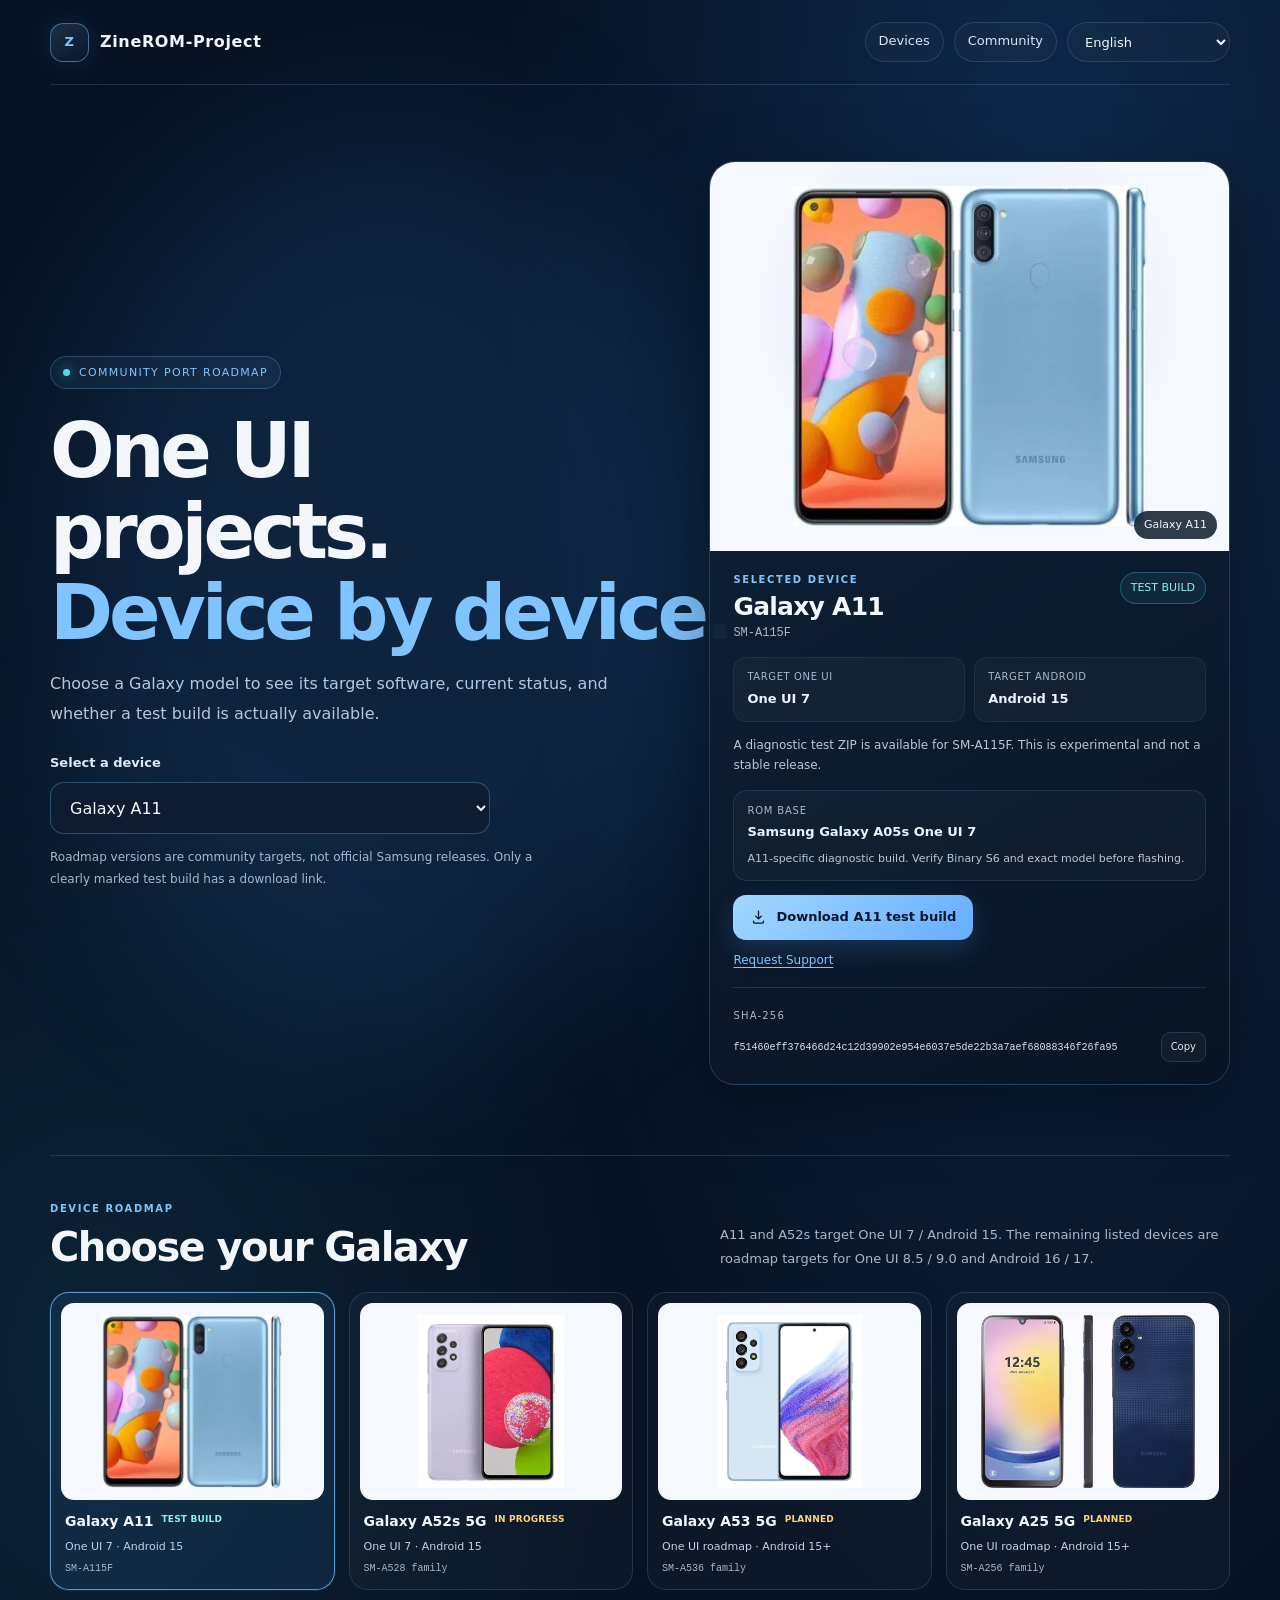
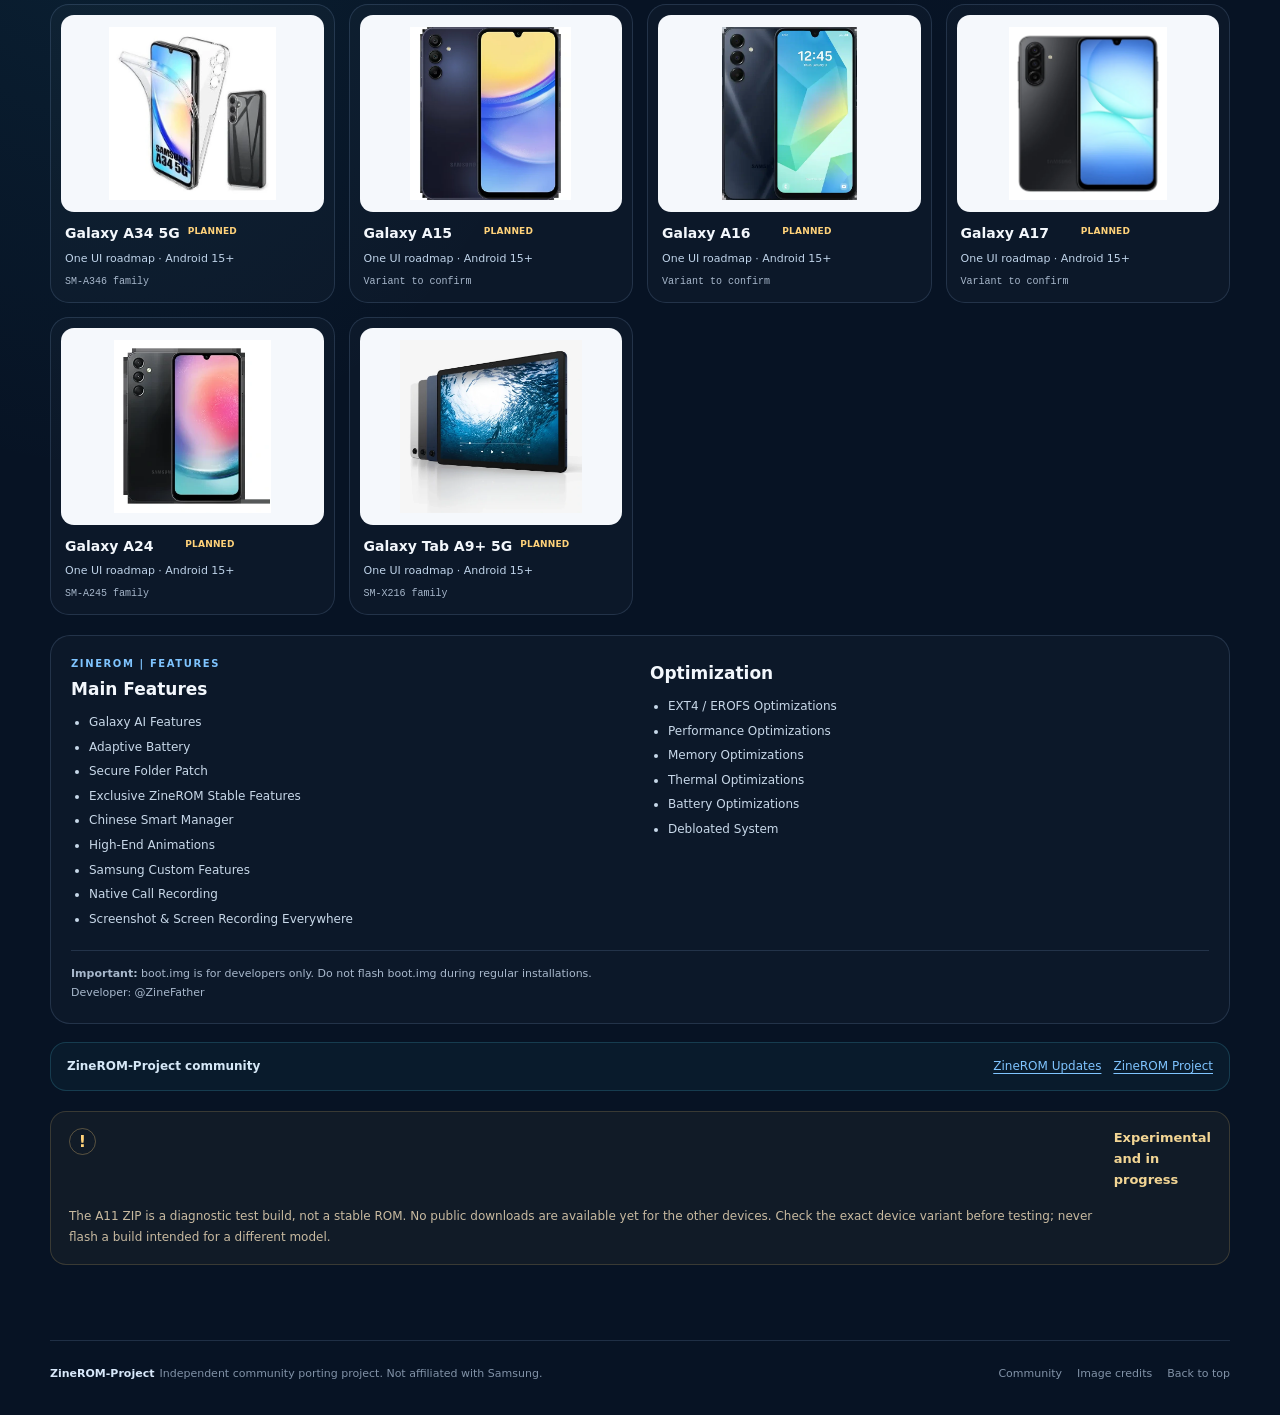
<file: index.html>
<!doctype html>
<html lang="en" dir="ltr" data-brand="ZineROM-Project">
<head>
  <meta charset="utf-8">
  <meta name="viewport" content="width=device-width, initial-scale=1">
  <meta name="theme-color" content="#071324">
  <meta name="description" content="ZineROM community device roadmap. Select a Galaxy device to see its planned One UI and Android target, project status, and available test downloads.">
  <meta property="og:type" content="website">
  <meta property="og:title" content="ZineROM-Project — Galaxy Device Roadmap">
  <meta property="og:description" content="Community One UI ports, device by device. Experimental builds and roadmap targets are clearly marked.">
  <title>ZineROM-Project — Galaxy Device Roadmap</title>
  <link rel="icon" href="data:image/svg+xml,%3Csvg xmlns='http://www.w3.org/2000/svg' viewBox='0 0 64 64'%3E%3Crect width='64' height='64' rx='18' fill='%230b1d36'/%3E%3Cpath d='M16 18h32v8L27 46h21' fill='none' stroke='%237fc4ff' stroke-width='6' stroke-linecap='round' stroke-linejoin='round'/%3E%3C/svg%3E">
  <link rel="stylesheet" href="styles.css">
  <script src="app.js" defer></script>
</head>
<body>
  <header class="shell topbar" id="top">
    <a class="brand" href="#top" aria-label="ZineROM-Project home">
      <span class="brand-mark" aria-hidden="true">Z</span>
      <span>ZineROM-Project</span>
    </a>
    <nav class="top-actions" aria-label="Main navigation">
      <a class="nav-link" href="#devices" data-i18n="navDevices">Devices</a>
      <a class="nav-link" href="https://t.me/ZineROMProject" target="_blank" rel="noopener noreferrer" data-i18n="navGithub">Community</a>
      <label class="sr-only" for="language-select" data-i18n="languageLabel">Language</label>
      <select class="language-select" id="language-select" aria-label="Language">
        <option value="en">English</option>
        <option value="ar">العربية</option>
        <option value="es">Español</option>
        <option value="fr">Français</option>
        <option value="de">Deutsch</option>
        <option value="tr">Türkçe</option>
        <option value="pt">Português</option>
        <option value="id">Bahasa Indonesia</option>
        <option value="hi">हिन्दी</option>
        <option value="ur">اردو</option>
        <option value="bn">বাংলা</option>
        <option value="ru">Русский</option>
      </select>
    </nav>
  </header>

  <main>
    <section class="shell hero" aria-labelledby="hero-title">
      <div class="hero-copy">
        <span class="eyebrow"><span class="live-dot" aria-hidden="true"></span><span data-i18n="eyebrow">COMMUNITY PORT ROADMAP</span></span>
        <h1 id="hero-title" data-i18n="heroTitle">One UI projects.<br><span class="blue-text">Device by device.</span></h1>
        <p class="lead" data-i18n="heroText">Choose a Galaxy model to see its target software, current status, and whether a test build is actually available.</p>
        <label class="field-label" for="device-select" data-i18n="selectDevice">Select a device</label>
        <select class="device-select" id="device-select" aria-label="Select a Galaxy device"></select>
        <p class="roadmap-note" data-i18n="roadmapNotice">Roadmap versions are community targets, not official Samsung releases. Only a clearly marked test build has a download link.</p>
      </div>

      <aside class="selected-card" aria-live="polite" aria-label="Selected device details">
        <div class="selected-image-wrap">
          <img id="selected-image" src="device-a11.webp" alt="Galaxy A11 product image" fetchpriority="high">
          <span class="image-caption" id="image-caption">Galaxy A11</span>
        </div>
        <div class="selected-body">
          <div class="selected-heading">
            <div>
              <p class="overline" data-i18n="selectedDevice">SELECTED DEVICE</p>
              <h2 id="selected-name">Galaxy A11</h2>
              <p class="model-code" id="selected-code">SM-A115F</p>
            </div>
            <span class="status-badge" id="selected-status"></span>
          </div>
          <div class="spec-grid">
            <div class="spec"><span data-i18n="targetUi">Target One UI</span><strong id="selected-ui">One UI 7</strong></div>
            <div class="spec"><span data-i18n="targetAndroid">Target Android</span><strong id="selected-android">Android 15</strong></div>
          </div>
          <p class="device-note" id="selected-note"></p>
          <div class="selected-meta"><div><span>ROM Base</span><strong id="selected-base">To be confirmed</strong></div><p id="selected-special"></p></div>
          <div id="action-slot" class="action-slot"></div>
          <a id="request-support" class="support-link" href="https://t.me/ZineROMProject/109" target="_blank" rel="noopener noreferrer">Request Support</a>
          <div class="checksum" id="checksum-panel" hidden>
            <span class="checksum-label">SHA-256</span>
            <div class="hash-row"><code id="checksum-value"></code><button class="copy-button" type="button" id="copy-checksum" data-i18n="copy">Copy</button></div>
          </div>
        </div>
      </aside>
    </section>

    <section class="shell section" id="devices" aria-labelledby="devices-title">
      <div class="section-heading">
        <div>
          <p class="overline" data-i18n="roadmapOverline">DEVICE ROADMAP</p>
          <h2 id="devices-title" data-i18n="devicesTitle">Choose your Galaxy</h2>
        </div>
        <p class="section-intro" data-i18n="devicesIntro">A11 and A52s target One UI 7 / Android 15. The remaining listed devices are roadmap targets for One UI 8.5 / 9.0 and Android 16 / 17.</p>
      </div>
      <div class="device-grid" id="device-grid"></div>
      <div class="feature-panel"><div><p class="overline">ZineROM | Features</p><h3>Main Features</h3><ul id="feature-list"></ul></div><div><h3>Optimization</h3><ul id="optimization-list"></ul></div><p class="developer-note"><strong>Important:</strong> boot.img is for developers only. Do not flash boot.img during regular installations.<br>Developer: @ZineFather</p></div>
      <div class="community-box"><strong>ZineROM-Project community</strong><a href="https://t.me/zineromupdates" target="_blank" rel="noopener noreferrer">ZineROM Updates</a><a href="https://t.me/ZineROMProject" target="_blank" rel="noopener noreferrer">ZineROM Project</a></div>
      <div class="notice-box">
        <strong data-i18n="noticeTitle">Experimental and in progress</strong>
        <p data-i18n="noticeText">The A11 ZIP is a diagnostic test build, not a stable ROM. No public downloads are available yet for the other devices. Check the exact device variant before testing; never flash a build intended for a different model.</p>
      </div>
    </section>
  </main>

  <footer class="shell footer">
    <div><strong>ZineROM-Project</strong><span class="footer-copy" data-i18n="footerText"> Independent community porting project. Not affiliated with Samsung.</span></div>
    <div class="footer-links">
      <a href="https://t.me/ZineROMProject" target="_blank" rel="noopener noreferrer" data-i18n="navGithub">Community</a>
      <a href="IMAGE_CREDITS.md" data-i18n="imageCredits">Image credits</a>
      <a href="#top" data-i18n="backToTop">Back to top</a>
    </div>
  </footer>
</body>
</html>
</file>
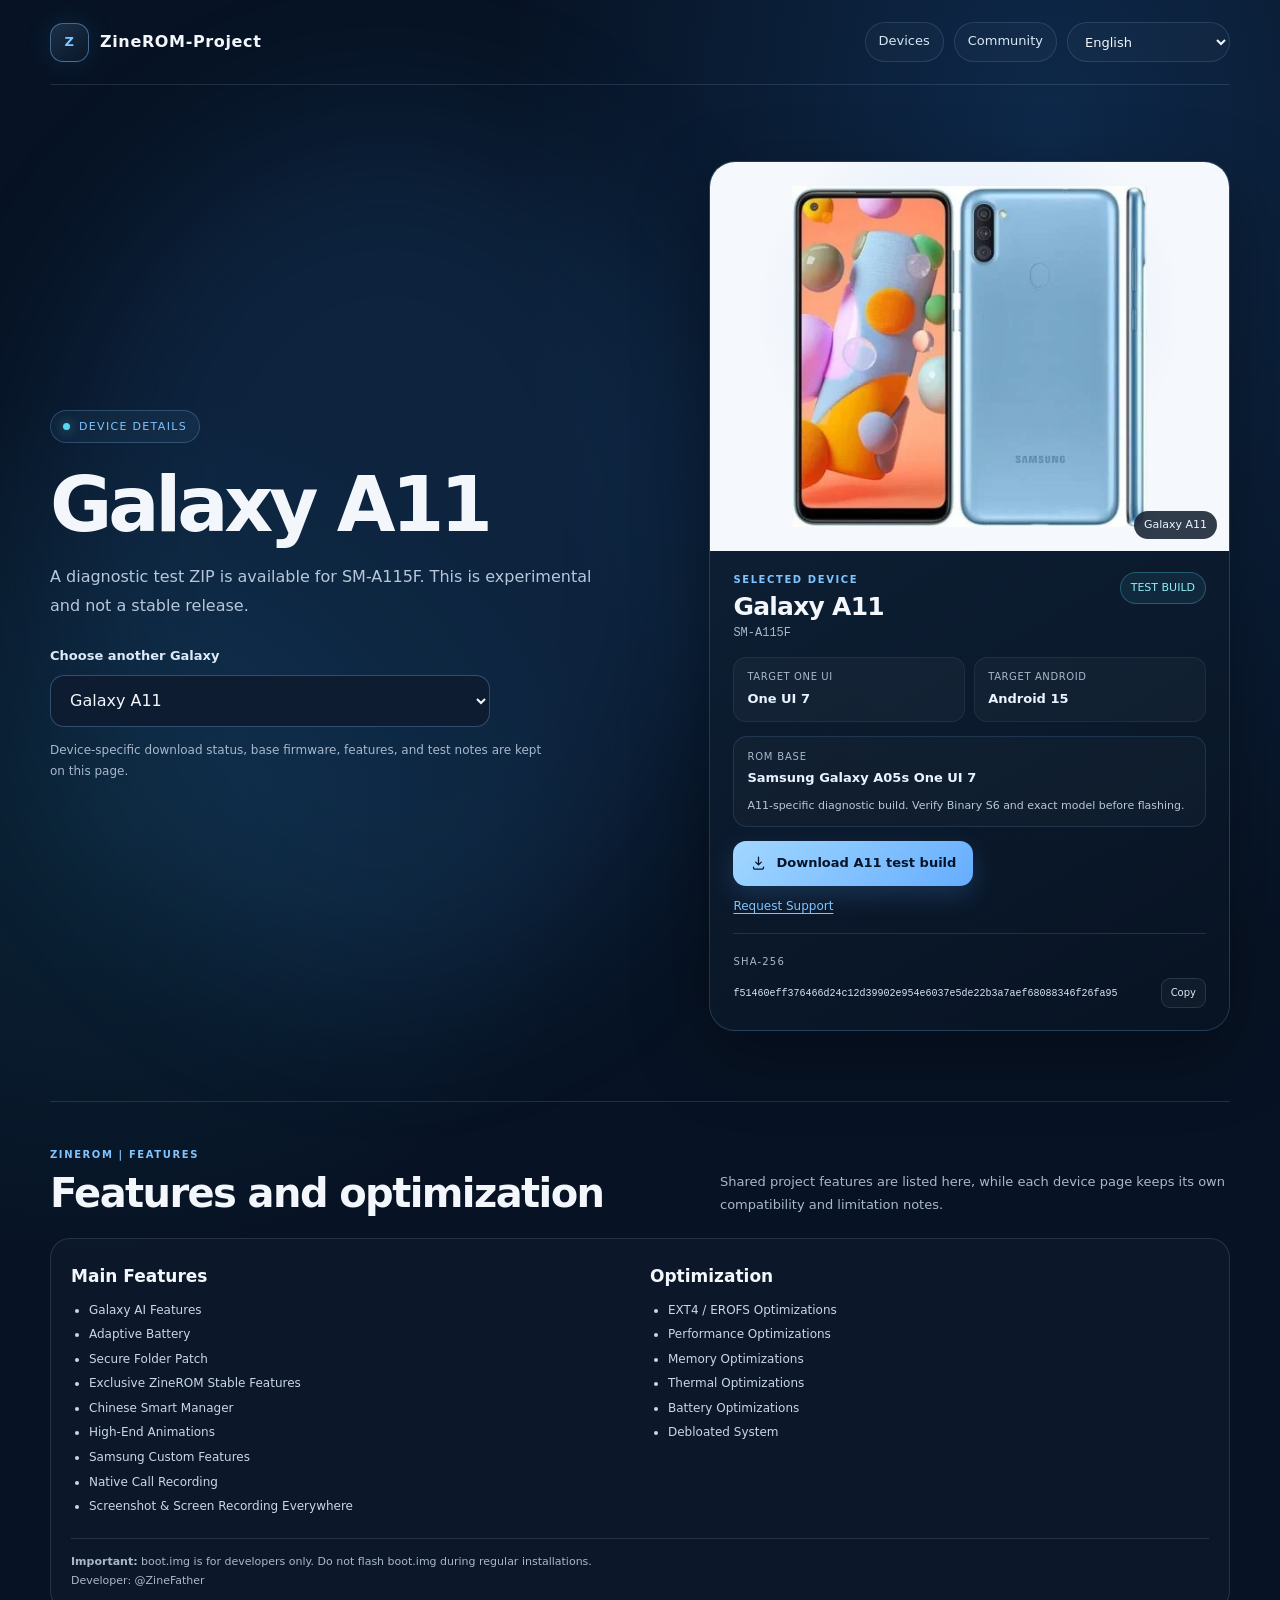
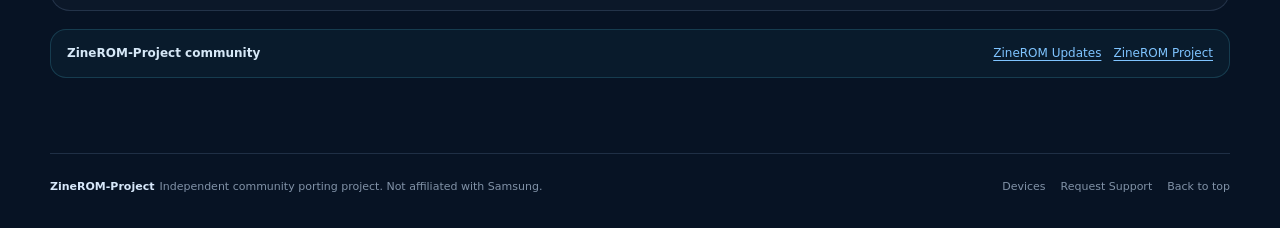
<file: device.html>
<!doctype html>
<html lang="en" dir="ltr" data-page="device" data-brand="ZineROM-Project">
<head>
  <meta charset="utf-8">
  <meta name="viewport" content="width=device-width, initial-scale=1">
  <meta name="theme-color" content="#071324">
  <meta name="description" content="ZineROM-Project device details, base firmware, features, and availability.">
  <meta property="og:type" content="website">
  <meta property="og:title" content="ZineROM-Project — Device Details">
  <meta property="og:description" content="Device-specific ZineROM-Project information, downloads, features, and installation notes.">
  <title>ZineROM-Project — Device Details</title>
  <link rel="icon" href="data:image/svg+xml,%3Csvg xmlns='http://www.w3.org/2000/svg' viewBox='0 0 64 64'%3E%3Crect width='64' height='64' rx='18' fill='%230b1d36'/%3E%3Cpath d='M16 18h32v8L27 46h21' fill='none' stroke='%237fc4ff' stroke-width='6' stroke-linecap='round' stroke-linejoin='round'/%3E%3C/svg%3E">
  <link rel="stylesheet" href="styles.css">
  <script src="app.js" defer></script>
</head>
<body data-page="device">
  <header class="shell topbar" id="top">
    <a class="brand" href="index.html" aria-label="ZineROM-Project home">
      <span class="brand-mark" aria-hidden="true">Z</span>
      <span>ZineROM-Project</span>
    </a>
    <nav class="top-actions" aria-label="Main navigation">
      <a class="nav-link" href="index.html#devices" data-i18n="navDevices">Devices</a>
      <a class="nav-link" href="https://t.me/ZineROMProject" target="_blank" rel="noopener noreferrer" data-i18n="navGithub">Community</a>
      <label class="sr-only" for="language-select" data-i18n="languageLabel">Language</label>
      <select class="language-select" id="language-select" aria-label="Language">
        <option value="en">English</option><option value="ar">العربية</option><option value="es">Español</option><option value="fr">Français</option><option value="de">Deutsch</option><option value="tr">Türkçe</option><option value="pt">Português</option><option value="id">Bahasa Indonesia</option><option value="hi">हिन्दी</option><option value="ur">اردو</option><option value="bn">বাংলা</option><option value="ru">Русский</option>
      </select>
    </nav>
  </header>

  <main>
    <section class="shell hero device-page-hero" aria-labelledby="selected-name">
      <div class="hero-copy">
        <span class="eyebrow"><span class="live-dot" aria-hidden="true"></span><span>DEVICE DETAILS</span></span>
        <h1 id="selected-name">Galaxy A11</h1>
        <p class="lead" id="selected-note">Loading device information…</p>
        <label class="field-label" for="device-select">Choose another Galaxy</label>
        <select class="device-select" id="device-select" aria-label="Select a Galaxy device"></select>
        <p class="roadmap-note">Device-specific download status, base firmware, features, and test notes are kept on this page.</p>
      </div>
      <aside class="selected-card" aria-live="polite" aria-label="Device details">
        <div class="selected-image-wrap"><img id="selected-image" src="device-a11.webp" alt="Galaxy A11 product image"><span class="image-caption" id="image-caption">Galaxy A11</span></div>
        <div class="selected-body">
          <div class="selected-heading"><div><p class="overline">SELECTED DEVICE</p><h2 id="selected-name-card">Galaxy A11</h2><p class="model-code" id="selected-code">SM-A115F</p></div><span class="status-badge" id="selected-status"></span></div>
          <div class="spec-grid"><div class="spec"><span data-i18n="targetUi">Target One UI</span><strong id="selected-ui">One UI 7</strong></div><div class="spec"><span data-i18n="targetAndroid">Target Android</span><strong id="selected-android">Android 15</strong></div></div>
          <div class="selected-meta"><div><span>ROM Base</span><strong id="selected-base">To be confirmed</strong></div><p id="selected-special"></p></div>
          <div id="action-slot" class="action-slot"></div><a id="request-support" class="support-link" href="https://t.me/ZineROMProject/109" target="_blank" rel="noopener noreferrer">Request Support</a>
          <div class="checksum" id="checksum-panel" hidden><span class="checksum-label">SHA-256</span><div class="hash-row"><code id="checksum-value"></code><button class="copy-button" type="button" id="copy-checksum" data-i18n="copy">Copy</button></div></div>
        </div>
      </aside>
    </section>

    <div id="device-grid" hidden></div>
    <section class="shell section" aria-labelledby="features-title">
      <div class="section-heading"><div><p class="overline">ZineROM | Features</p><h2 id="features-title">Features and optimization</h2></div><p class="section-intro">Shared project features are listed here, while each device page keeps its own compatibility and limitation notes.</p></div>
      <div class="feature-panel"><div><h3>Main Features</h3><ul id="feature-list"></ul></div><div><h3>Optimization</h3><ul id="optimization-list"></ul></div><p class="developer-note"><strong>Important:</strong> boot.img is for developers only. Do not flash boot.img during regular installations.<br>Developer: @ZineFather</p></div>
      <div class="community-box"><strong>ZineROM-Project community</strong><a href="https://t.me/zineromupdates" target="_blank" rel="noopener noreferrer">ZineROM Updates</a><a href="https://t.me/ZineROMProject" target="_blank" rel="noopener noreferrer">ZineROM Project</a></div>
    </section>
  </main>

  <footer class="shell footer"><div><strong>ZineROM-Project</strong><span class="footer-copy" data-i18n="footerText"> Independent community porting project. Not affiliated with Samsung.</span></div><div class="footer-links"><a href="index.html#devices" data-i18n="navDevices">Devices</a><a href="https://t.me/ZineROMProject/109" target="_blank" rel="noopener noreferrer">Request Support</a><a href="#top" data-i18n="backToTop">Back to top</a></div></footer>
</body>
</html>
</file>
<file: styles.css>
:root{color-scheme:dark;--bg:#071324;--panel:#0d1c30;--panel2:#11243b;--line:rgba(155,194,238,.16);--text:#f3f7fc;--muted:#a8b8cc;--blue:#7fc4ff;--blue2:#4e9eff;--cyan:#55d9ef;--warning:#ffd27a;--green:#9de5c1;--radius:24px;--shadow:0 24px 72px rgba(0,0,0,.35);}*{box-sizing:border-box}html{scroll-behavior:smooth}body{margin:0;min-height:100vh;background:radial-gradient(ellipse at 82% 8%,rgba(42,128,226,.2),transparent 34rem),radial-gradient(ellipse at 8% 45%,rgba(45,175,210,.1),transparent 32rem),var(--bg);color:var(--text);font-family:Inter,"Noto Sans Arabic","Segoe UI",system-ui,-apple-system,sans-serif;line-height:1.6}a{color:inherit;text-decoration:none}button,select{font:inherit}.shell{width:min(1180px,calc(100% - 40px));margin-inline:auto}.sr-only{position:absolute;width:1px;height:1px;padding:0;margin:-1px;overflow:hidden;clip:rect(0,0,0,0);white-space:nowrap;border:0}.topbar{display:flex;align-items:center;justify-content:space-between;padding:22px 0;border-bottom:1px solid var(--line)}.brand{display:inline-flex;align-items:center;gap:11px;font-weight:780;letter-spacing:.04em}.brand-mark{display:grid;place-items:center;width:39px;height:39px;border:1px solid rgba(127,196,255,.45);border-radius:13px;color:var(--blue);background:linear-gradient(145deg,rgba(127,196,255,.17),rgba(127,196,255,.025));box-shadow:0 0 28px rgba(78,158,255,.12);font-size:13px}.top-actions{display:flex;align-items:center;gap:10px}.nav-link,.language-select{min-height:40px;padding:8px 13px;border:1px solid var(--line);border-radius:999px;background:rgba(255,255,255,.025);color:#d8e7f7;font-size:13px}.nav-link{transition:.2s ease}.nav-link:hover{color:var(--blue);border-color:rgba(127,196,255,.45);transform:translateY(-1px)}.language-select{cursor:pointer;color:var(--text);outline:none}.language-select:focus,.device-select:focus{border-color:var(--blue);box-shadow:0 0 0 3px rgba(78,158,255,.15)}.language-select option,.device-select option{background:#0d1c30;color:var(--text)}.hero{display:grid;grid-template-columns:minmax(0,1.02fr) minmax(380px,.88fr);gap:56px;align-items:center;padding:76px 0 70px;position:relative}.hero:before{content:"";position:absolute;z-index:-1;inset:4% 43% 11% 0;border-radius:50%;background:rgba(55,146,238,.13);filter:blur(80px);pointer-events:none}.eyebrow{display:inline-flex;align-items:center;gap:9px;padding:7px 12px;border:1px solid rgba(127,196,255,.25);border-radius:999px;color:var(--blue);background:rgba(127,196,255,.055);font-size:11px;letter-spacing:.12em}.live-dot{width:7px;height:7px;border-radius:50%;background:var(--cyan);box-shadow:0 0 12px rgba(85,217,239,.65)}h1{margin:22px 0 16px;font-size:clamp(42px,6.2vw,76px);line-height:1.06;letter-spacing:-.055em;font-weight:790}h1 .blue-text{color:var(--blue);white-space:nowrap}.lead{max-width:560px;margin:0;color:#b7c7db;font-size:16px;line-height:1.85}.field-label{display:block;margin:25px 0 8px;color:#dceafa;font-size:13px;font-weight:650}.device-select{width:min(440px,100%);min-height:52px;padding:0 15px;border:1px solid rgba(127,196,255,.3);border-radius:14px;background:#0d1c30;color:var(--text);outline:none}.roadmap-note{max-width:500px;color:var(--muted);font-size:12px;line-height:1.8;margin:13px 0 0}.selected-card{overflow:hidden;border:1px solid rgba(127,196,255,.2);border-radius:26px;background:linear-gradient(150deg,rgba(17,36,59,.96),rgba(8,20,35,.96));box-shadow:var(--shadow)}.selected-image-wrap{position:relative;display:grid;place-items:center;min-height:280px;padding:18px;background:radial-gradient(ellipse at 50% 38%,rgba(79,158,255,.16),transparent 58%),#f5f8fc}.selected-image-wrap img{display:block;width:min(100%,350px);height:260px;object-fit:contain;object-position:center}.image-caption{position:absolute;inset:auto 12px 12px auto;padding:5px 10px;border-radius:999px;background:rgba(7,19,36,.82);color:#ecf6ff;font-size:11px;backdrop-filter:blur(10px)}.selected-body{padding:21px 23px 22px}.selected-heading{display:flex;justify-content:space-between;gap:14px;align-items:flex-start}.overline{margin:0;color:var(--blue);font-size:10px;font-weight:750;letter-spacing:.16em;text-transform:uppercase}.selected-heading h2{margin:4px 0 0;font-size:25px;line-height:1.2;letter-spacing:-.03em}.model-code{margin:4px 0 0;color:var(--muted);font:12px ui-monospace,SFMono-Regular,Consolas,monospace;direction:ltr;text-align:start}.status-badge{display:inline-flex;align-items:center;gap:7px;padding:6px 10px;border:1px solid rgba(255,210,122,.28);border-radius:999px;background:rgba(255,210,122,.07);color:var(--warning);font-size:11px;white-space:nowrap}.status-badge.is-live{border-color:rgba(85,217,239,.28);background:rgba(85,217,239,.08);color:#91ecf4}.spec-grid{display:grid;grid-template-columns:1fr 1fr;gap:9px;margin-top:17px}.spec{padding:11px 13px;border:1px solid rgba(255,255,255,.06);border-radius:13px;background:rgba(255,255,255,.03)}.spec span{display:block;color:var(--muted);font-size:10px;letter-spacing:.06em;text-transform:uppercase}.spec strong{display:block;margin-top:4px;color:#e9f3ff;font-size:13px;font-weight:680;direction:ltr;text-align:start}.device-note{min-height:38px;margin:13px 0 0;color:#b7c7db;font-size:12px;line-height:1.7}.action-slot{margin-top:14px}.action-button{display:inline-flex;align-items:center;justify-content:center;gap:9px;min-height:45px;padding:0 17px;border:0;border-radius:13px;background:linear-gradient(135deg,#a2d8ff,#65adff);color:#06152a;font-size:13px;font-weight:760;box-shadow:0 9px 26px rgba(78,158,255,.2);transition:transform .18s ease,box-shadow .18s ease}.action-button:hover{transform:translateY(-2px);box-shadow:0 13px 32px rgba(78,158,255,.3)}.action-button.is-disabled{background:rgba(255,255,255,.055);color:#8193a9;border:1px solid var(--line);box-shadow:none;cursor:not-allowed}.checksum{margin-top:15px;padding-top:13px;border-top:1px solid var(--line)}.checksum-label{color:var(--muted);font-size:10px;letter-spacing:.12em}.hash-row{display:flex;align-items:center;gap:8px;margin-top:6px}.hash-row code{flex:1;overflow-wrap:anywhere;color:#d6e5f7;font:10px/1.7 ui-monospace,SFMono-Regular,Consolas,monospace;direction:ltr;text-align:left}.copy-button{flex:none;padding:6px 9px;border:1px solid var(--line);border-radius:9px;background:rgba(255,255,255,.035);color:#d7e8f9;font-size:10px;cursor:pointer}.copy-button:hover{border-color:rgba(127,196,255,.45);color:var(--blue)}.section{padding:45px 0 75px;border-top:1px solid var(--line)}.section-heading{display:flex;justify-content:space-between;align-items:end;gap:24px;margin-bottom:22px}.section-heading h2{margin:7px 0 0;font-size:clamp(27px,4vw,40px);line-height:1.15;letter-spacing:-.04em}.section-intro{max-width:510px;margin:0;color:var(--muted);font-size:13px;line-height:1.8}.device-grid{display:grid;grid-template-columns:repeat(4,minmax(0,1fr));gap:14px}.device-tile{display:flex;flex-direction:column;min-width:0;padding:10px;border:1px solid var(--line);border-radius:19px;background:rgba(255,255,255,.025);color:var(--text);text-align:start;cursor:pointer;transition:transform .18s ease,border-color .18s ease,background .18s ease}.device-tile:hover{transform:translateY(-3px);border-color:rgba(127,196,255,.45);background:rgba(127,196,255,.055)}.device-tile[aria-pressed="true"]{border-color:rgba(127,196,255,.72);background:rgba(78,158,255,.095);box-shadow:0 0 0 1px rgba(78,158,255,.12)}.tile-image{display:grid;place-items:center;overflow:hidden;width:100%;height:174px;border-radius:13px;background:#f5f8fc}.tile-image img{display:block;width:100%;height:100%;object-fit:contain;object-position:center}.tile-content{display:flex;flex-direction:column;gap:8px;padding:12px 4px 5px}.tile-title-row{display:flex;justify-content:space-between;align-items:flex-start;gap:8px}.tile-title{font-size:14px;font-weight:720;line-height:1.35}.tile-status{flex:none;color:var(--warning);font-size:9px;font-weight:700;letter-spacing:.02em}.tile-status.is-live{color:#91ecf4}.tile-version{color:#bfd3e9;font-size:11px;line-height:1.5}.tile-version strong{color:var(--blue);font-weight:650}.tile-code{color:var(--muted);font:10px ui-monospace,SFMono-Regular,Consolas,monospace;direction:ltr;text-align:start}.notice-box{display:grid;grid-template-columns:auto 1fr;gap:13px;margin-top:20px;padding:16px 18px;border:1px solid rgba(255,210,122,.17);border-radius:16px;background:rgba(255,210,122,.045)}.notice-box:before{content:"!";display:grid;place-items:center;width:25px;height:25px;border:1px solid rgba(255,210,122,.3);border-radius:50%;color:var(--warning);font-weight:800}.notice-box strong{display:block;color:#f2d594;font-size:13px}.notice-box p{margin:3px 0 0;color:#c8baa0;font-size:12px;line-height:1.75}.footer{display:flex;justify-content:space-between;align-items:center;gap:20px;padding:24px 0 32px;border-top:1px solid var(--line);color:#8192a7;font-size:11px}.footer strong{color:#d8e8fa}.footer-copy{margin-inline-start:5px}.footer-links{display:flex;flex-wrap:wrap;gap:15px}.footer-links a:hover{color:var(--blue)}html[dir="rtl"] body{text-align:right}html[dir="rtl"] .tile-title-row,html[dir="rtl"] .selected-heading{direction:rtl}html[dir="rtl"] .model-code,html[dir="rtl"] .tile-code,html[dir="rtl"] .spec strong{direction:ltr;text-align:right}html[dir="rtl"] .hash-row code{direction:ltr;text-align:left}html[dir="rtl"] .image-caption{inset:auto auto 12px 12px}html[dir="rtl"] .footer{direction:rtl}@media(max-width:920px){.hero{grid-template-columns:minmax(0,1fr) minmax(320px,.9fr);gap:30px}.device-grid{grid-template-columns:repeat(3,minmax(0,1fr))}.tile-image{height:165px}}@media(max-width:700px){.shell{width:min(100% - 28px,1180px)}.topbar{padding:16px 0}.top-actions{gap:6px}.nav-link,.language-select{padding:7px 9px;font-size:11px;min-height:37px}.hero{grid-template-columns:1fr;gap:25px;padding:54px 0 48px}.hero:before{inset:0 5% 45%}.lead{font-size:14px}.selected-card{max-width:520px;width:100%;justify-self:center}.section{padding:36px 0 55px}.section-heading{align-items:flex-start;flex-direction:column;gap:8px}.section-intro{font-size:12px}.device-grid{grid-template-columns:repeat(2,minmax(0,1fr));gap:10px}.tile-image{height:150px}.footer{align-items:flex-start;flex-direction:column;gap:12px}}@media(max-width:430px){.brand{gap:7px}.brand-mark{width:34px;height:34px}.top-actions .nav-link:first-child{display:none}.hero{padding-top:43px}h1{font-size:43px}.selected-image-wrap{min-height:240px}.selected-image-wrap img{height:220px}.selected-body{padding:18px}.selected-heading h2{font-size:22px}.device-grid{grid-template-columns:1fr 1fr}.tile-image{height:125px}.tile-title{font-size:12px}.tile-status{font-size:8px}.tile-version{font-size:10px}.tile-content{padding-inline:2px}.footer-links{gap:11px}}@media(prefers-reduced-motion:reduce){*,*:before,*:after{scroll-behavior:auto!important;transition:none!important}}
.selected-meta{display:grid;grid-template-columns:minmax(0,1fr);gap:8px;margin-top:14px;padding:12px 13px;border:1px solid rgba(127,196,255,.14);border-radius:14px;background:rgba(255,255,255,.025)}
.selected-meta span{display:block;color:var(--muted);font-size:10px;letter-spacing:.08em;text-transform:uppercase}.selected-meta strong{display:block;margin-top:3px;color:#e9f3ff;font-size:13px}.selected-meta p{margin:0;color:#b7c7db;font-size:11px;line-height:1.6}.support-link{display:inline-block;margin:11px 0 0;color:var(--blue);font-size:12px;text-decoration:underline;text-underline-offset:3px}.feature-panel{display:grid;grid-template-columns:1fr 1fr;gap:20px;margin-top:20px;padding:20px;border:1px solid var(--line);border-radius:20px;background:rgba(255,255,255,.025)}.feature-panel h3{margin:4px 0 10px;font-size:17px}.feature-panel ul{display:grid;gap:6px;margin:0;padding-left:18px;color:#c8d8e9;font-size:12px;line-height:1.55}.developer-note{grid-column:1/-1;margin:2px 0 0;padding-top:14px;border-top:1px solid var(--line);color:var(--muted);font-size:11px;line-height:1.7}.community-box{display:flex;flex-wrap:wrap;align-items:center;gap:12px;margin-top:18px;padding:14px 16px;border:1px solid rgba(85,217,239,.18);border-radius:16px;background:rgba(85,217,239,.04);color:#d6e8f7;font-size:12px}.community-box strong{margin-right:auto}.community-box a{color:var(--blue);text-decoration:underline;text-underline-offset:3px}@media(max-width:700px){.feature-panel{grid-template-columns:1fr}.community-box{align-items:flex-start;flex-direction:column}.community-box strong{margin-right:0}}

/* Device image safety layer: preserve full product artwork at every breakpoint. */
html,body{max-width:100%;overflow-x:hidden}
.selected-image-wrap,.tile-image{width:100%;min-width:0;overflow:hidden;isolation:isolate}
.selected-image-wrap{aspect-ratio:4 / 3;min-height:0;padding:clamp(12px,3vw,24px)}
.selected-image-wrap img{display:block;width:100%;height:100%;max-width:100%;max-height:100%;min-width:0;min-height:0;object-fit:contain;object-position:center;margin:auto}
.tile-image{aspect-ratio:4 / 3;height:auto;min-height:0;padding:clamp(7px,1.2vw,12px)}
.tile-image img{display:block;width:100%;height:100%;max-width:100%;max-height:100%;min-width:0;min-height:0;object-fit:contain;object-position:center;margin:auto}
.device-tile,.selected-card,.hero-copy,.selected-body,.tile-content{min-width:0}
.device-tile img{overflow:hidden}
@media(max-width:700px){.selected-image-wrap{aspect-ratio:4 / 3;padding:14px}.selected-image-wrap img{width:100%;height:100%}.tile-image{aspect-ratio:4 / 3;padding:8px}.device-grid{width:100%;min-width:0}}
@media(max-width:430px){.selected-image-wrap{aspect-ratio:1 / .82;min-height:0;padding:12px}.selected-image-wrap img{max-width:100%;max-height:100%}.tile-image{aspect-ratio:1 / .86}}
</file>
